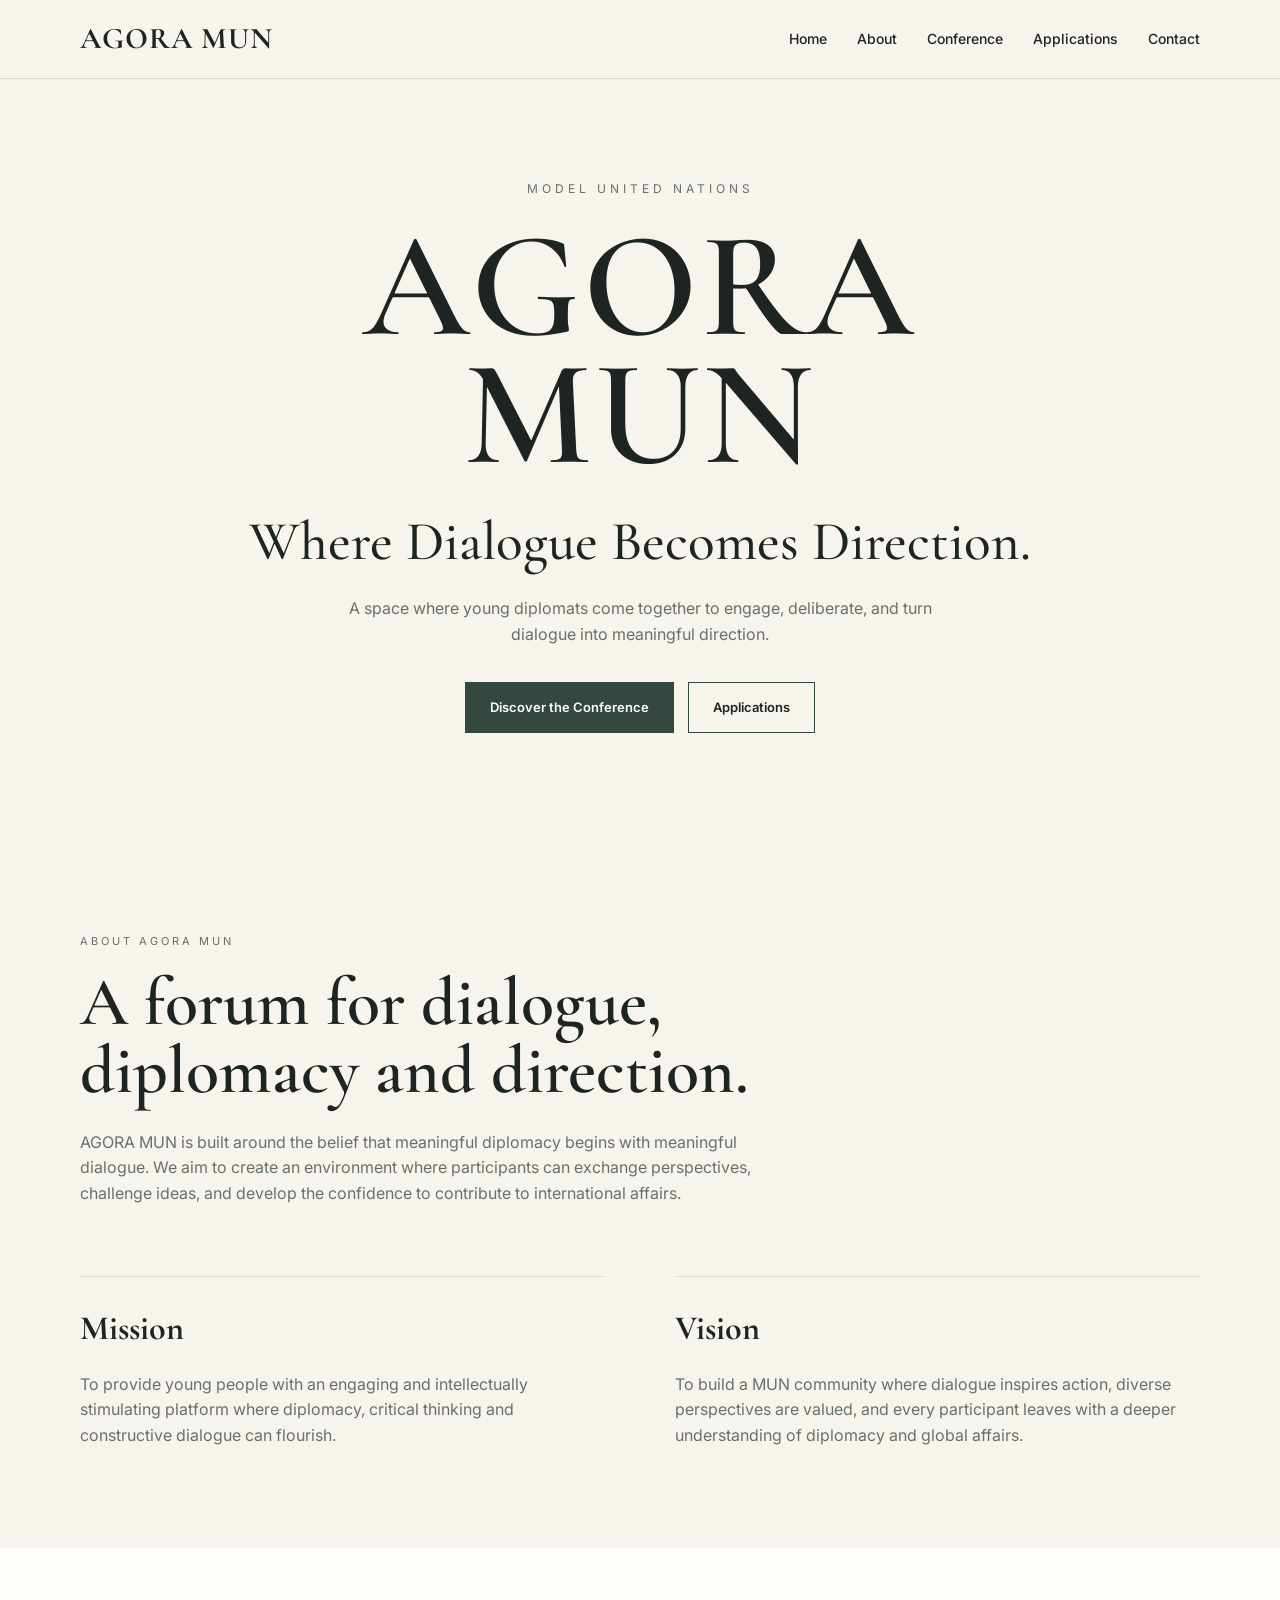
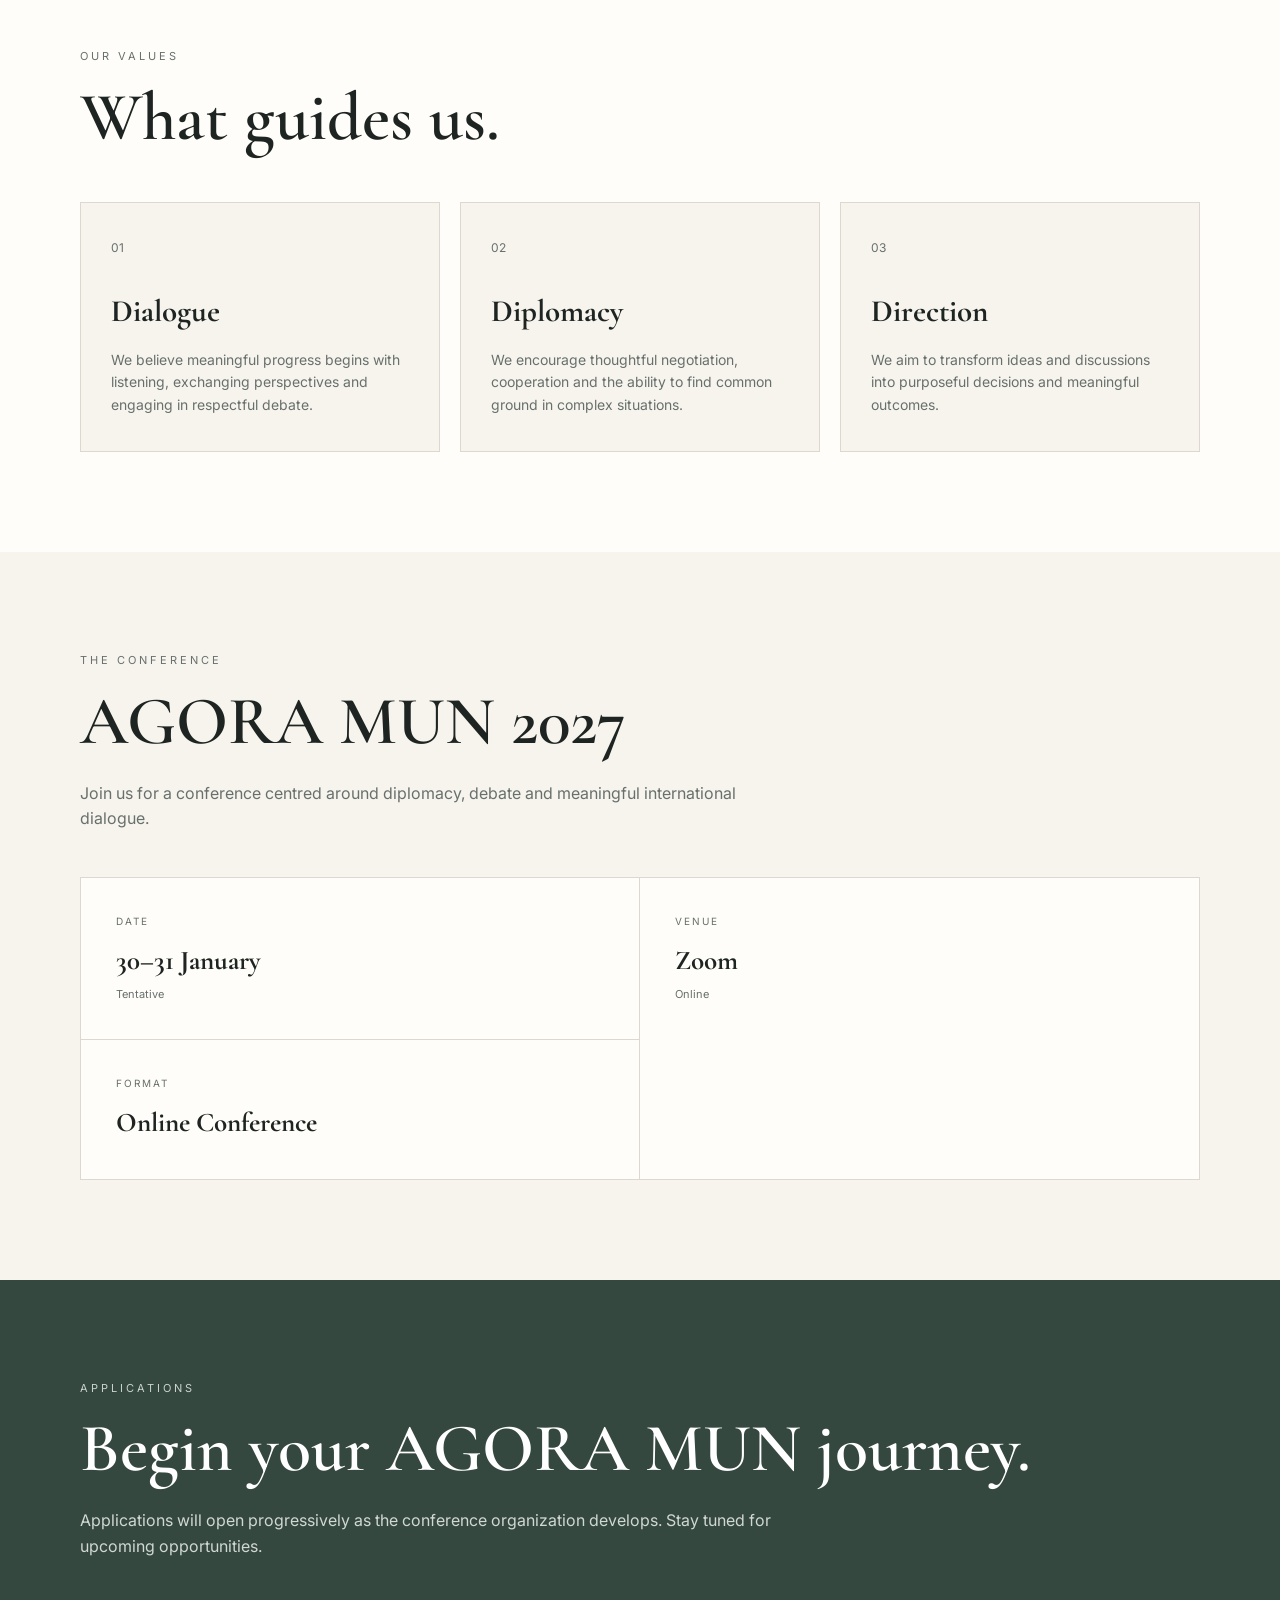
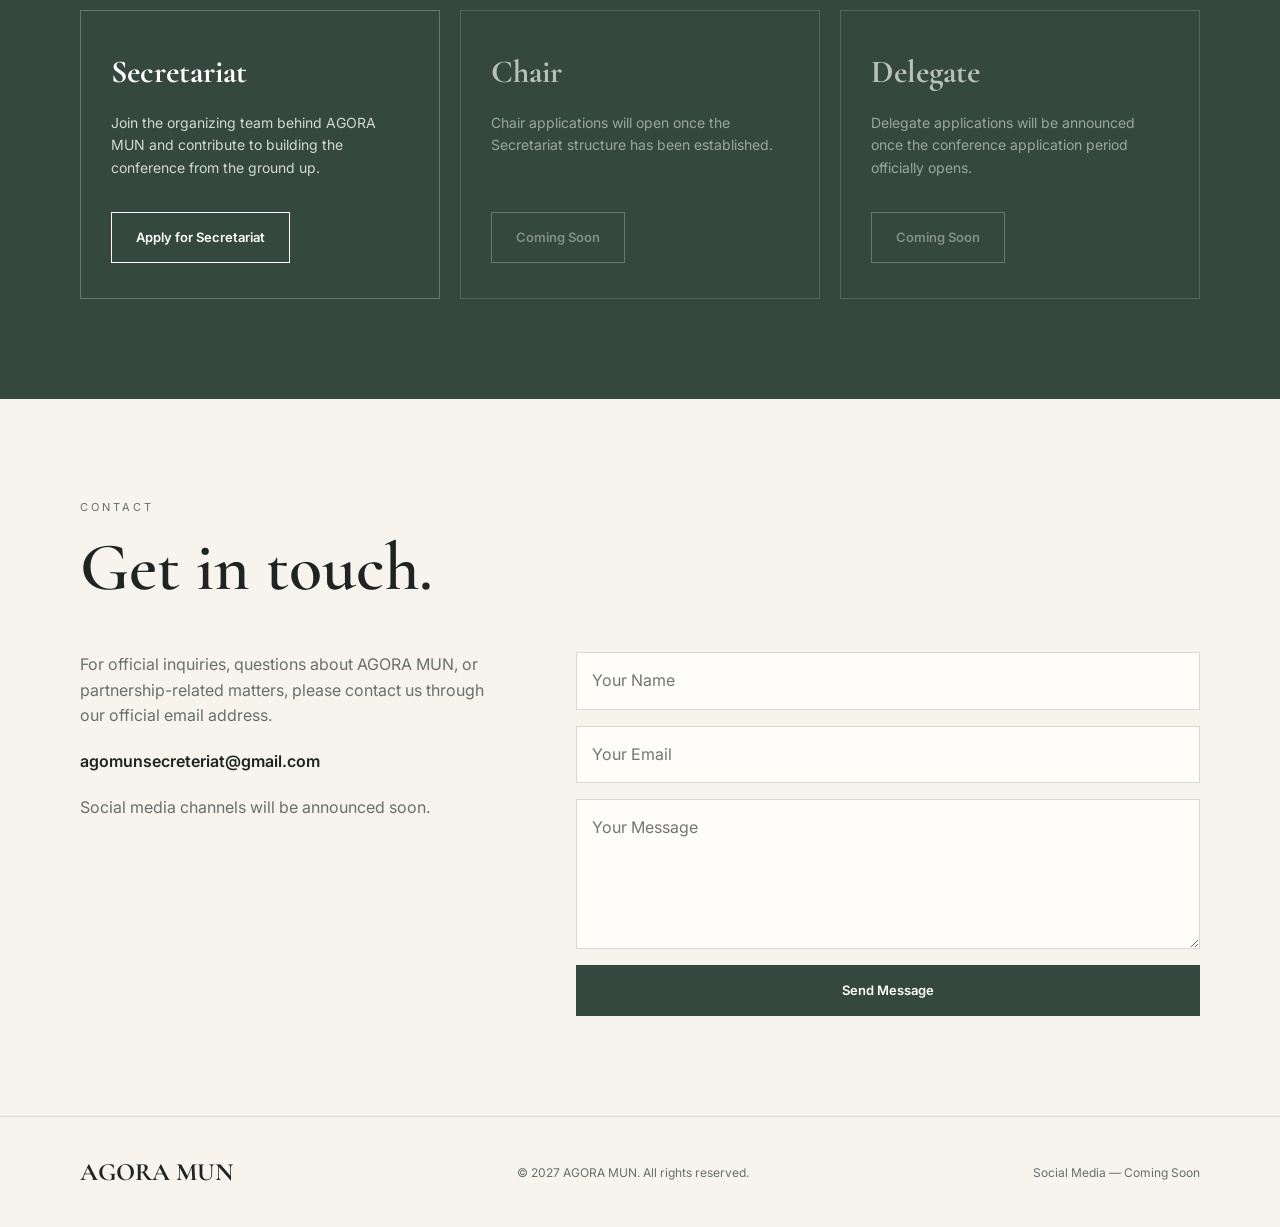
<file: index.html>
<!DOCTYPE html>
<html lang="en">
<head>
  <meta charset="UTF-8">
  <meta name="viewport" content="width=device-width, initial-scale=1.0">

  <title>AGORA MUN</title>

  <link rel="preconnect" href="https://fonts.googleapis.com">
  <link rel="preconnect" href="https://fonts.gstatic.com" crossorigin>

  <link
    href="https://fonts.googleapis.com/css2?family=Cormorant+Garamond:wght@500;600;700&family=Inter:wght@400;500;600&display=swap"
    rel="stylesheet"
  >

  <link rel="stylesheet" href="style.css">
</head>

<body>

  <nav class="navbar">
    <div class="container nav-inner">

      <a href="#home" class="logo">AGORA MUN</a>

      <ul class="nav-links">
        <li><a href="#home">Home</a></li>
        <li><a href="#about">About</a></li>
        <li><a href="#conference">Conference</a></li>
        <li><a href="#applications">Applications</a></li>
        <li><a href="#contact">Contact</a></li>
      </ul>

    </div>
  </nav>


  <main>

    <!-- HERO -->

    <section class="hero" id="home">

      <div class="container hero-content">

        <p class="eyebrow">
          MODEL UNITED NATIONS
        </p>

        <h1>AGORA MUN</h1>

        <h2>
          Where Dialogue Becomes Direction.
        </h2>

        <p class="hero-description">
          A space where young diplomats come together to engage,
          deliberate, and turn dialogue into meaningful direction.
        </p>

        <div class="hero-buttons">

          <a href="#conference" class="btn btn-primary">
            Discover the Conference
          </a>

          <a href="#applications" class="btn btn-secondary">
            Applications
          </a>

        </div>

      </div>

    </section>


    <!-- ABOUT -->

    <section class="section" id="about">

      <div class="container">

        <p class="section-label">
          ABOUT AGORA MUN
        </p>

        <h2 class="section-title">
          A forum for dialogue,<br>
          diplomacy and direction.
        </h2>

        <p class="section-intro">
          AGORA MUN is built around the belief that meaningful diplomacy
          begins with meaningful dialogue. We aim to create an environment
          where participants can exchange perspectives, challenge ideas,
          and develop the confidence to contribute to international affairs.
        </p>

        <div class="mission-vision-grid">

          <article class="info-card">
            <h3>Mission</h3>

            <p>
              To provide young people with an engaging and intellectually
              stimulating platform where diplomacy, critical thinking and
              constructive dialogue can flourish.
            </p>
          </article>

          <article class="info-card">
            <h3>Vision</h3>

            <p>
              To build a MUN community where dialogue inspires action,
              diverse perspectives are valued, and every participant leaves
              with a deeper understanding of diplomacy and global affairs.
            </p>
          </article>

        </div>

      </div>

    </section>


    <!-- VALUES -->

    <section class="section values-section">

      <div class="container">

        <p class="section-label">
          OUR VALUES
        </p>

        <h2 class="section-title">
          What guides us.
        </h2>

        <div class="values-grid">

          <article class="value-card">
            <span class="value-number">01</span>

            <h3>Dialogue</h3>

            <p>
              We believe meaningful progress begins with listening,
              exchanging perspectives and engaging in respectful debate.
            </p>
          </article>

          <article class="value-card">
            <span class="value-number">02</span>

            <h3>Diplomacy</h3>

            <p>
              We encourage thoughtful negotiation, cooperation and the
              ability to find common ground in complex situations.
            </p>
          </article>

          <article class="value-card">
            <span class="value-number">03</span>

            <h3>Direction</h3>

            <p>
              We aim to transform ideas and discussions into purposeful
              decisions and meaningful outcomes.
            </p>
          </article>

        </div>

      </div>

    </section>


    <!-- CONFERENCE -->

    <section class="section" id="conference">

      <div class="container">

        <p class="section-label">
          THE CONFERENCE
        </p>

        <h2 class="section-title">
          AGORA MUN 2027
        </h2>

        <p class="section-intro">
          Join us for a conference centred around diplomacy, debate
          and meaningful international dialogue.
        </p>

        <div class="conference-grid">

          <div class="conference-item">

            <span>DATE</span>

            <strong>
              30–31 January
            </strong>

            <small>
              Tentative
            </small>

          </div>

          <div class="conference-item">

            <span>VENUE</span>

            <strong>
              Zoom
            </strong>

            <small>
              Online
            </small>

          </div>

          <div class="conference-item">

            <span>FORMAT</span>

            <strong>
              Online Conference
            </strong>

          </div>

        </div>

      </div>

    </section>


    <!-- APPLICATIONS -->

    <section class="section applications-section" id="applications">

      <div class="container">

        <p class="section-label">
          APPLICATIONS
        </p>

        <h2 class="section-title">
          Begin your AGORA MUN journey.
        </h2>

        <p class="section-intro">
          Applications will open progressively as the conference
          organization develops. Stay tuned for upcoming opportunities.
        </p>

        <div class="applications-grid">

          <article class="application-card">

            <h3>Secretariat</h3>

            <p>
              Join the organizing team behind AGORA MUN and contribute
              to building the conference from the ground up.
            </p>

            <a
              href="https://docs.google.com/forms/d/15TaqSC_Iklnak2BY0UojDr7rgH4-JvIZu-YbuHJCpKg/viewform"
              target="_blank"
              rel="noopener noreferrer"
              class="btn btn-light"
            >
              Apply for Secretariat
            </a>

          </article>


          <article class="application-card coming-soon">

            <h3>Chair</h3>

            <p>
              Chair applications will open once the Secretariat
              structure has been established.
            </p>

            <span class="btn btn-disabled">
              Coming Soon
            </span>

          </article>


          <article class="application-card coming-soon">

            <h3>Delegate</h3>

            <p>
              Delegate applications will be announced once the
              conference application period officially opens.
            </p>

            <span class="btn btn-disabled">
              Coming Soon
            </span>

          </article>

        </div>

      </div>

    </section>


    <!-- CONTACT -->

    <section class="section" id="contact">

      <div class="container">

        <p class="section-label">
          CONTACT
        </p>

        <h2 class="section-title">
          Get in touch.
        </h2>

        <div class="contact-grid">

          <div class="contact-info">

            <p>
              For official inquiries, questions about AGORA MUN,
              or partnership-related matters, please contact us
              through our official email address.
            </p>

            <a
              href="mailto:agomunsecreteriat@gmail.com"
              class="contact-email"
            >
              agomunsecreteriat@gmail.com
            </a>

            <p class="social-note">
              Social media channels will be announced soon.
            </p>

          </div>


          <form
            class="contact-form"
            action="mailto:agomunsecreteriat@gmail.com"
            method="post"
            enctype="text/plain"
          >

            <input
              type="text"
              name="Name"
              placeholder="Your Name"
              required
            >

            <input
              type="email"
              name="Email"
              placeholder="Your Email"
              required
            >

            <textarea
              name="Message"
              placeholder="Your Message"
              required
            ></textarea>

            <button
              type="submit"
              class="btn btn-primary"
            >
              Send Message
            </button>

          </form>

        </div>

      </div>

    </section>

  </main>


  <!-- FOOTER -->

  <footer>

    <div class="container footer-inner">

      <div class="footer-logo">
        AGORA MUN
      </div>

      <p>
        © 2027 AGORA MUN. All rights reserved.
      </p>

      <p>
        Social Media — Coming Soon
      </p>

    </div>
  </footer>


  <script src="script.js"></script>

</body>
</html>
</file>
<file: style.css>
:root {
  --background: #f7f4ee;
  --surface: #fffdf9;
  --text: #1d2421;
  --muted: #68706c;
  --accent: #34483f;
  --accent-dark: #25362f;
  --border: #ddd8cf;
  --white: #ffffff;
}

* {
  box-sizing: border-box;
  margin: 0;
  padding: 0;
}

html {
  scroll-behavior: smooth;
}

body {
  font-family: "Inter", sans-serif;
  background: var(--background);
  color: var(--text);
  line-height: 1.6;
}

a {
  color: inherit;
  text-decoration: none;
}

button,
input,
textarea {
  font: inherit;
}

.container {
  width: min(1120px, 90%);
  margin: 0 auto;
}


/* NAVIGATION */

.navbar {
  position: sticky;
  top: 0;
  z-index: 1000;

  background: rgba(247, 244, 238, 0.94);
  backdrop-filter: blur(12px);

  border-bottom: 1px solid var(--border);
}

.nav-inner {
  min-height: 78px;

  display: flex;
  align-items: center;
  justify-content: space-between;
}

.logo {
  font-family: "Cormorant Garamond", serif;
  font-size: 30px;
  font-weight: 700;
  letter-spacing: 1px;
}

.nav-links {
  display: flex;
  gap: 30px;

  list-style: none;

  font-size: 14px;
  font-weight: 500;
}

.nav-links a {
  transition: opacity 0.2s ease;
}

.nav-links a:hover {
  opacity: 0.55;
}


/* HERO */

.hero {
  min-height: 82vh;

  display: flex;
  align-items: center;

  text-align: center;

  padding: 100px 0;
}

.hero-content {
  max-width: 850px;
  margin: 0 auto;
}

.eyebrow {
  margin-bottom: 25px;

  color: var(--muted);

  font-size: 12px;
  letter-spacing: 4px;
}

.hero h1 {
  margin-bottom: 35px;

  font-family: "Cormorant Garamond", serif;
  font-size: clamp(65px, 12vw, 150px);
  font-weight: 600;
  line-height: 0.85;

  letter-spacing: 3px;
}

.hero h2 {
  margin-bottom: 25px;

  font-family: "Cormorant Garamond", serif;
  font-size: clamp(30px, 5vw, 55px);
  font-weight: 500;
  line-height: 1.05;
}

.hero-description {
  max-width: 650px;
  margin: 0 auto;

  color: var(--muted);
  font-size: 16px;
}

.hero-buttons {
  margin-top: 35px;

  display: flex;
  justify-content: center;
  gap: 14px;
  flex-wrap: wrap;
}


/* BUTTONS */

.btn {
  display: inline-block;

  padding: 14px 24px;

  border: 1px solid var(--accent);

  font-size: 13px;
  font-weight: 600;

  cursor: pointer;

  transition: all 0.25s ease;
}

.btn-primary {
  background: var(--accent);
  color: var(--white);
}

.btn-primary:hover {
  background: var(--accent-dark);
}

.btn-secondary:hover {
  background: var(--accent);
  color: var(--white);
}

.btn-light {
  border-color: var(--white);
  color: var(--white);
}

.btn-light:hover {
  background: var(--white);
  color: var(--accent);
}

.btn-disabled {
  border-color: rgba(255,255,255,0.4);
  color: rgba(255,255,255,0.6);
  cursor: default;
}


/* SECTIONS */

.section {
  padding: 100px 0;
}

.section-label {
  margin-bottom: 18px;

  color: var(--muted);

  font-size: 11px;
  letter-spacing: 3px;
}

.section-title {
  margin-bottom: 25px;

  font-family: "Cormorant Garamond", serif;
  font-size: clamp(42px, 6vw, 68px);
  font-weight: 600;
  line-height: 1;
}

.section-intro {
  max-width: 700px;
  color: var(--muted);
}


/* MISSION / VISION */

.mission-vision-grid {
  display: grid;
  grid-template-columns: 1fr 1fr;

  gap: 70px;

  margin-top: 70px;
}

.info-card {
  padding-top: 25px;
  border-top: 1px solid var(--border);
}

.info-card h3 {
  margin-bottom: 15px;

  font-family: "Cormorant Garamond", serif;
  font-size: 34px;
}

.info-card p {
  color: var(--muted);
}


/* VALUES */

.values-section {
  background: var(--surface);
}

.values-grid {
  display: grid;
  grid-template-columns: repeat(3, 1fr);

  gap: 20px;

  margin-top: 50px;
}

.value-card {
  padding: 35px 30px;

  border: 1px solid var(--border);

  background: var(--background);
}

.value-number {
  display: block;

  margin-bottom: 30px;

  color: var(--muted);
  font-size: 12px;
}

.value-card h3 {
  margin-bottom: 12px;

  font-family: "Cormorant Garamond", serif;
  font-size: 31px;
}

.value-card p {
  color: var(--muted);
  font-size: 14px;
}


/* CONFERENCE */

.conference-grid {
  display: grid;
  grid-template-columns: 1fr 1fr;

  margin-top: 45px;

  border: 1px solid var(--border);

  background: var(--surface);
}

.conference-item {
  padding: 35px;
  border-bottom: 1px solid var(--border);
}

.conference-item:nth-child(odd) {
  border-right: 1px solid var(--border);
}

.conference-item:nth-last-child(-n + 2) {
  border-bottom: none;
}

.conference-item span {
  display: block;

  margin-bottom: 10px;

  color: var(--muted);

  font-size: 10px;
  letter-spacing: 2px;
}

.conference-item strong {
  font-family: "Cormorant Garamond", serif;
  font-size: 27px;
}

.conference-item small {
  display: block;

  margin-top: 4px;

  color: var(--muted);
  font-size: 11px;
}


/* APPLICATIONS */

.applications-section {
  background: var(--accent);
  color: var(--white);
}

.applications-section .section-label {
  color: #cbd3ce;
}

.applications-section .section-intro {
  color: #d1d8d3;
}

.applications-grid {
  display: grid;
  grid-template-columns: repeat(3, 1fr);

  gap: 20px;

  margin-top: 50px;
}

.application-card {
  padding: 35px 30px;

  border: 1px solid rgba(255,255,255,0.25);
}

.application-card h3 {
  margin-bottom: 15px;

  font-family: "Cormorant Garamond", serif;
  font-size: 32px;
}

.application-card p {
  min-height: 75px;

  color: #d1d8d3;
  font-size: 14px;
}

.application-card .btn {
  margin-top: 25px;
}

.coming-soon {
  opacity: 0.65;
}


/* CONTACT */

.contact-grid {
  display: grid;
  grid-template-columns: 0.8fr 1.2fr;

  gap: 80px;

  margin-top: 50px;
}

.contact-info p {
  margin-bottom: 20px;
  color: var(--muted);
}

.contact-email {
  display: inline-block;

  margin-bottom: 20px;

  font-weight: 600;
}

.contact-email:hover {
  opacity: 0.6;
}

.contact-form {
  display: flex;
  flex-direction: column;

  gap: 16px;
}

.contact-form input,
.contact-form textarea {
  width: 100%;

  padding: 15px;

  border: 1px solid var(--border);

  background: var(--surface);

  outline: none;
}

.contact-form input:focus,
.contact-form textarea:focus {
  border-color: var(--accent);
}

.contact-form textarea {
  min-height: 150px;
  resize: vertical;
}


/* FOOTER */

footer {
  padding: 35px 0;
  border-top: 1px solid var(--border);
}

.footer-inner {
  display: flex;
  align-items: center;
  justify-content: space-between;

  gap: 20px;

  color: var(--muted);

  font-size: 12px;
}

.footer-logo {
  color: var(--text);

  font-family: "Cormorant Garamond", serif;
  font-size: 25px;
  font-weight: 700;
}


/* MOBILE */

@media (max-width: 800px) {

  .nav-inner {
    flex-direction: column;
    gap: 10px;
    padding: 18px 0;
  }

  .nav-links {
    gap: 15px;

    flex-wrap: wrap;
    justify-content: center;

    font-size: 12px;
  }

  .hero {
    min-height: 75vh;
    padding: 80px 0;
  }

  .mission-vision-grid,
  .values-grid,
  .applications-grid,
  .conference-grid,
  .contact-grid {
    grid-template-columns: 1fr;
  }

  .conference-item:nth-child(odd) {
    border-right: none;
  }

  .conference-item {
    border-bottom: 1px solid var(--border);
  }

  .conference-item:last-child {
    border-bottom: none;
  }

  .footer-inner {
    flex-direction: column;
    text-align: center;
  }
}
</file>
